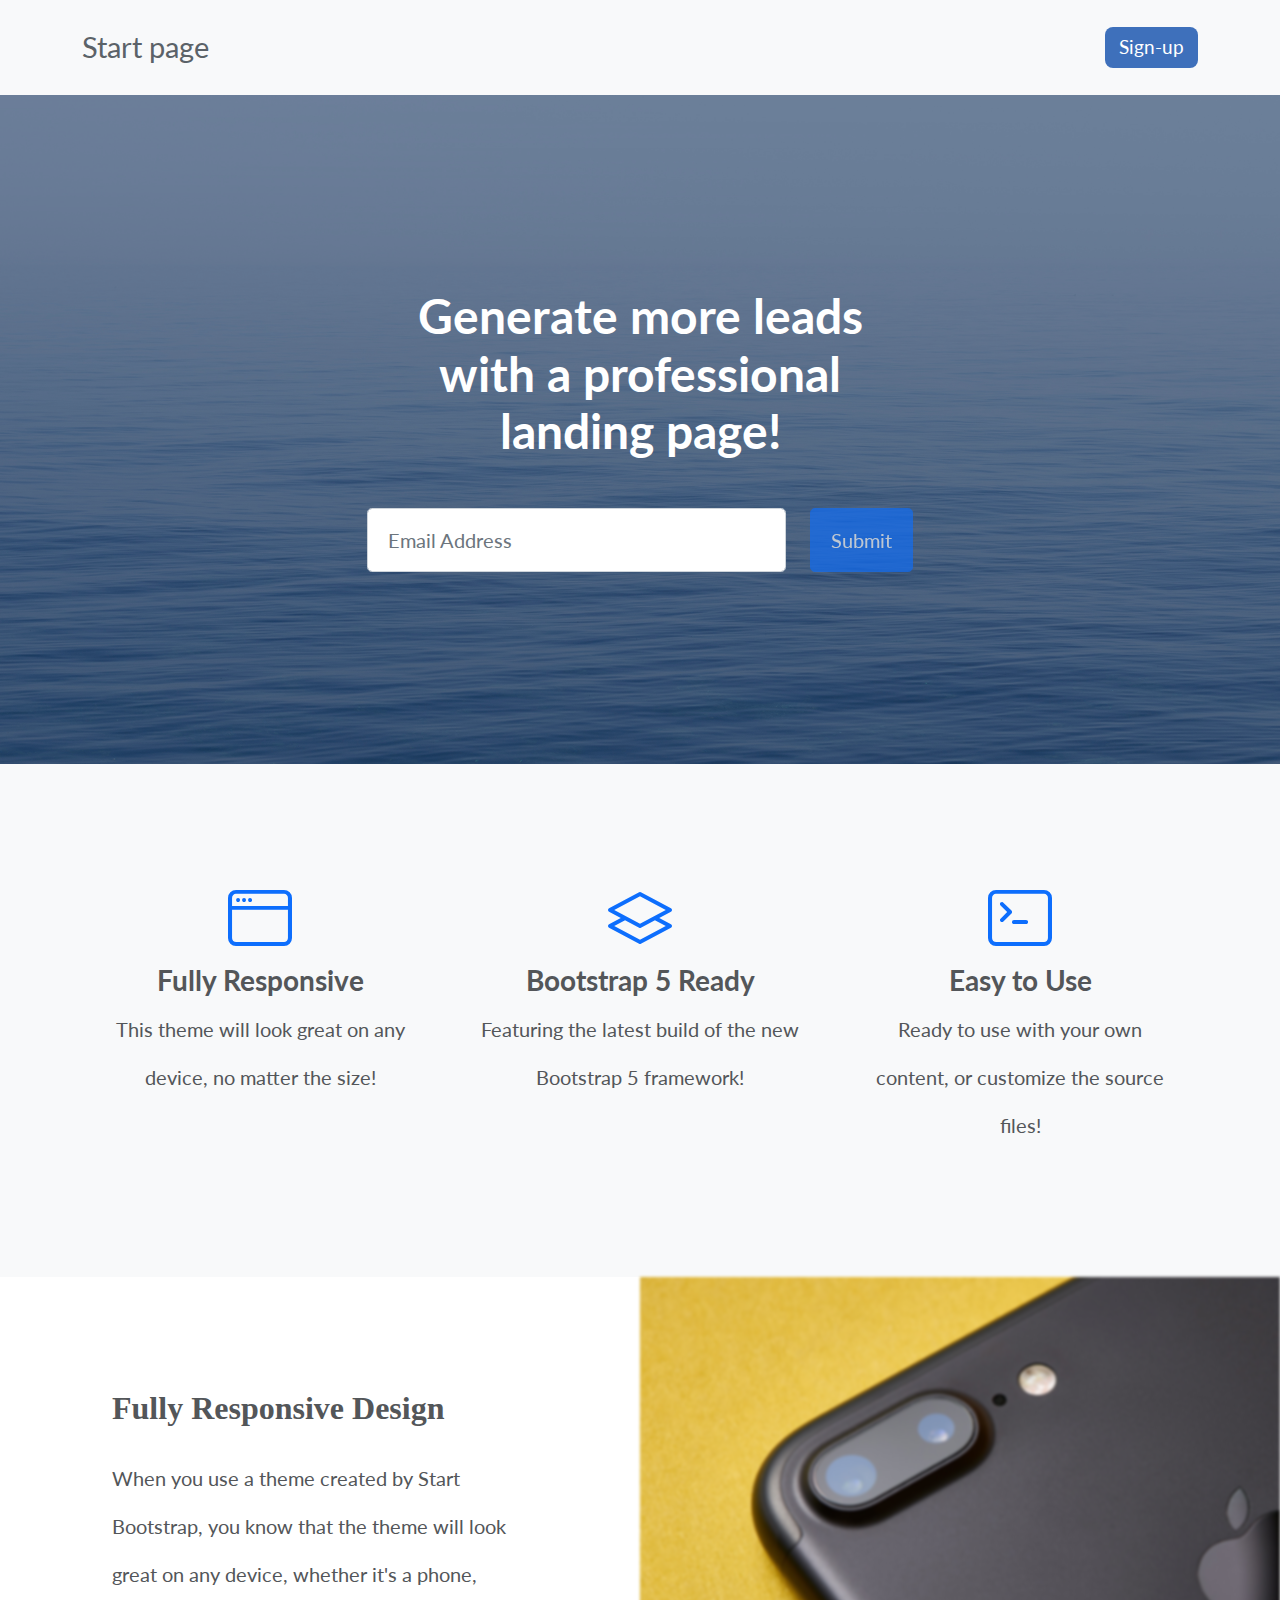
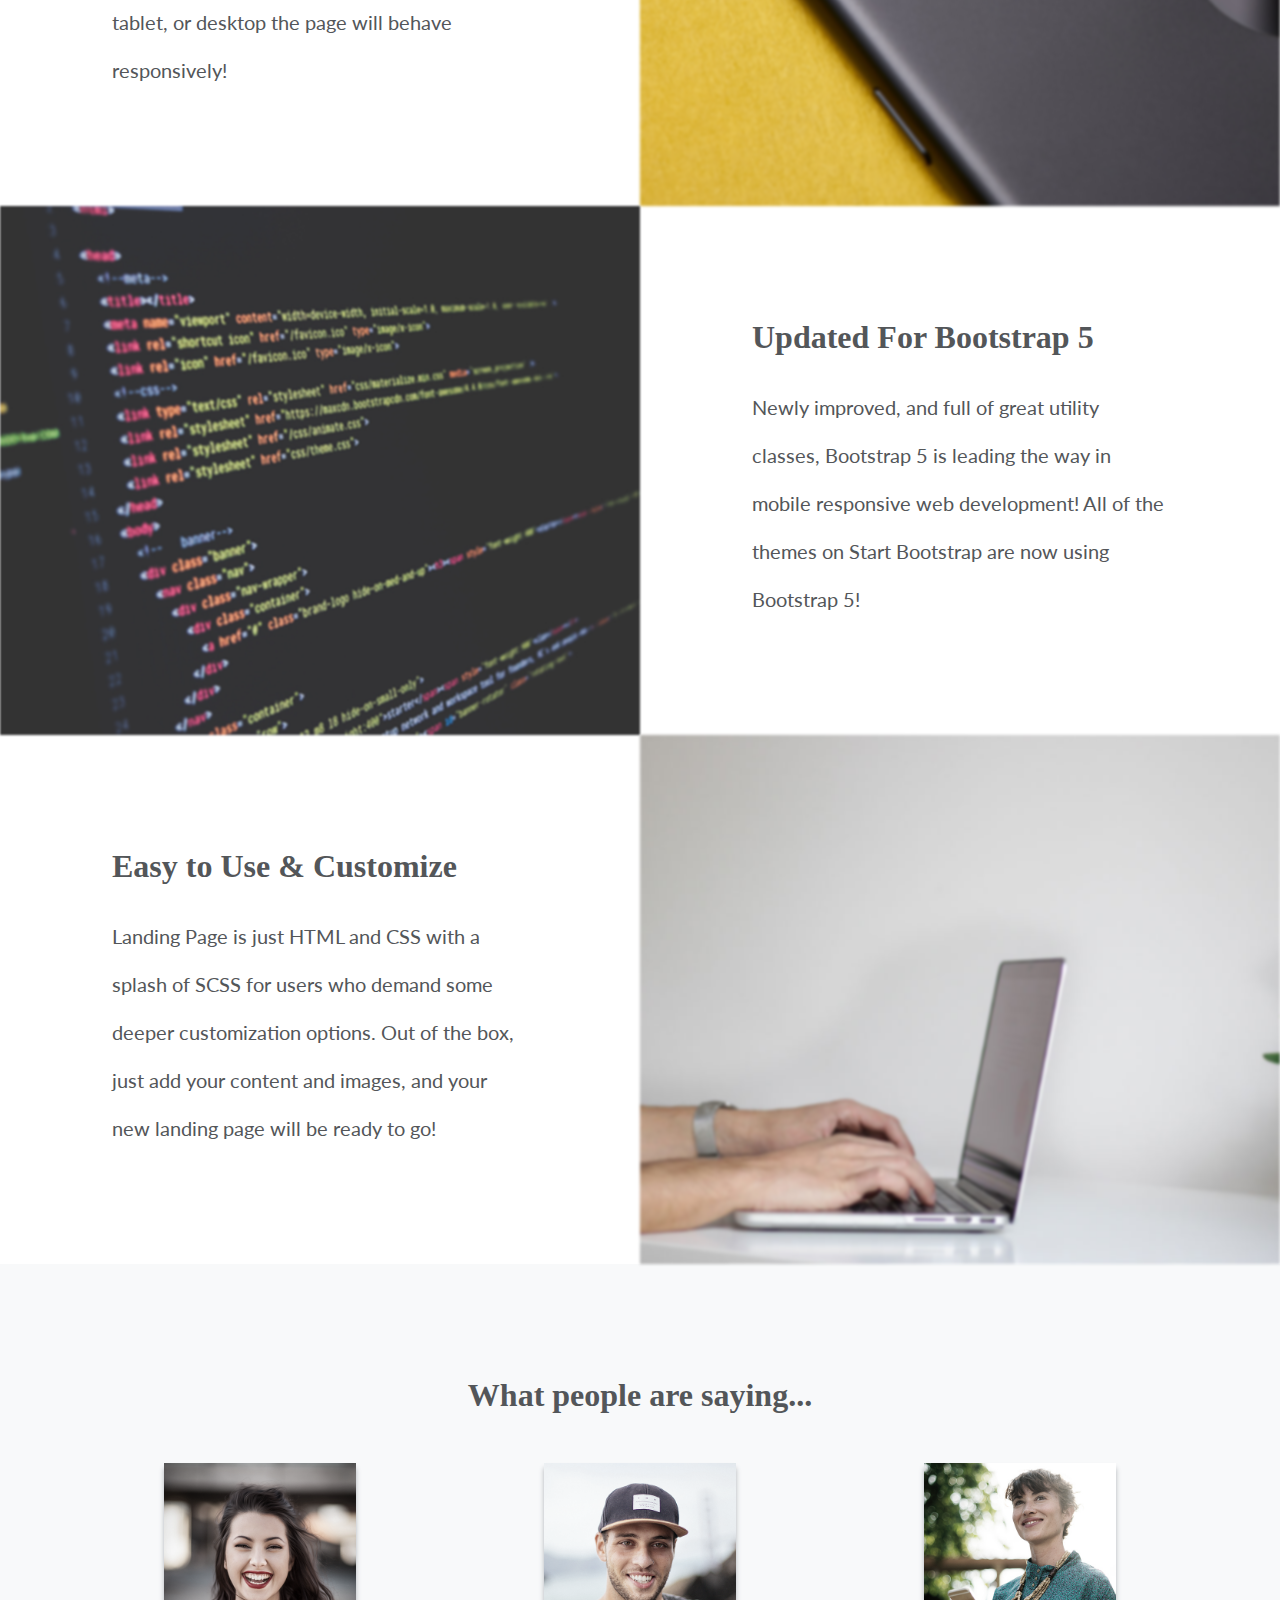
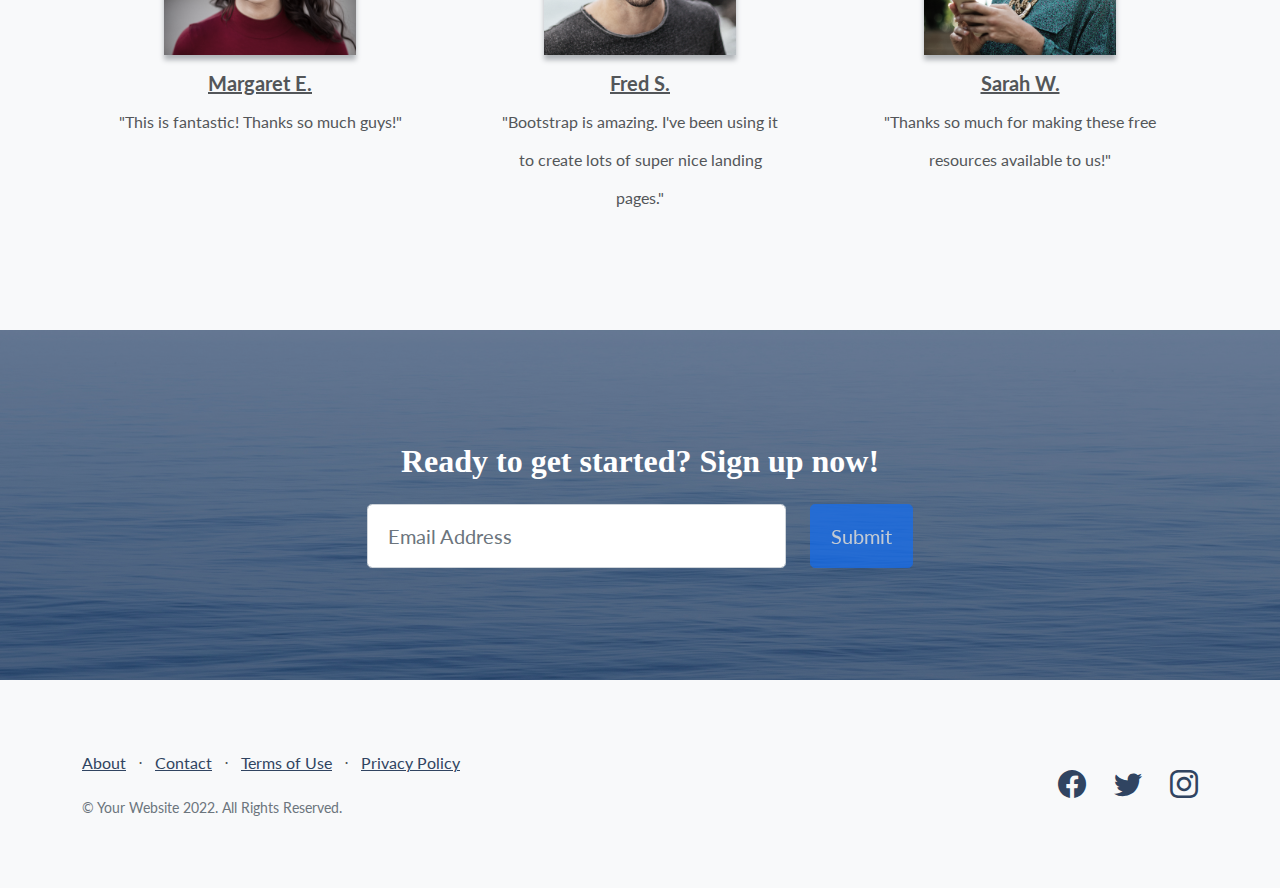
<file: startbootstrap-landing-page-gh-pages/index.html>
<!DOCTYPE html>
<html lang="en">
    <head>
        <meta charset="utf-8" />
        <meta name="viewport" content="width=device-width, initial-scale=1, shrink-to-fit=no" />
        <meta name="description" content="" />
        <meta name="author" content="" />
        <title>Landing Page - Start Bootstrap Theme</title>
        <!-- Favicon-->
        <link rel="icon" type="image/x-icon" href="assets/favicon.ico" />
        <!-- Bootstrap icons-->
        <link href="https://cdn.jsdelivr.net/npm/bootstrap-icons@1.5.0/font/bootstrap-icons.css" rel="stylesheet" type="text/css" />
        <!-- Google fonts-->
        <link href="https://fonts.googleapis.com/css?family=Lato:300,400,700,300italic,400italic,700italic" rel="stylesheet" type="text/css" />
        <!-- Core theme CSS (includes Bootstrap)-->
        <link href="css/styles.css" rel="stylesheet" />
    </head>
    <body>
        <!-- Navigation-->
        <nav class="navbar navbar-light bg-light static-top">
            <div class="container">
                <a class="navbar-brand" href="#!">Start page</a>
                <a class="btn btn-primary" href="#Signup">Sign-up</a>
            </div>
        </nav>
        <!-- Masthead-->
        <header class="masthead">
            <div class="container position-relative">
                <div class="row justify-content-center">
                    <div class="col-xl-6">
                        <div class="text-center text-white">
                            <!-- Page heading-->
                            <h1 class="mb-5">Generate more leads with a professional landing page!</h1>
                            <!-- Signup form-->
                            <!-- * * * * * * * * * * * * * * *-->
                            <!-- * * SB Forms Contact Form * *-->
                            <!-- * * * * * * * * * * * * * * *-->
                            <!-- This form is pre-integrated with SB Forms.-->
                            <!-- To make this form functional, sign up at-->
                            <!-- https://startbootstrap.com/solution/contact-forms-->
                            <!-- to get an API token!-->
                            <form class="form-subscribe" id="contactForm" data-sb-form-api-token="API_TOKEN">
                                <!-- Email address input-->
                                <div class="row">
                                    <div class="col">
                                        <input class="form-control form-control-lg" id="emailAddress" type="email" placeholder="Email Address" data-sb-validations="required,email" />
                                        <div class="invalid-feedback text-white" data-sb-feedback="emailAddress:required">Email Address is required.</div>
                                        <div class="invalid-feedback text-white" data-sb-feedback="emailAddress:email">Email Address Email is not valid.</div>
                                    </div>
                                    <div class="col-auto"><button class="btn btn-primary btn-lg disabled" id="submitButton" type="submit">Submit</button></div>
                                </div>
                                <!-- Submit success message-->
                                <!---->
                                <!-- This is what your users will see when the form-->
                                <!-- has successfully submitted-->
                                <div class="d-none" id="submitSuccessMessage">
                                    <div class="text-center mb-3">
                                        <div class="fw-bolder">Form submission successful!</div>
                                        <p>To activate this form, sign up at</p>
                                        <a class="text-white" href="https://startbootstrap.com/solution/contact-forms">https://startbootstrap.com/solution/contact-forms</a>
                                    </div>
                                </div>
                                <!-- Submit error message-->
                                <!---->
                                <!-- This is what your users will see when there is-->
                                <!-- an error submitting the form-->
                                <div class="d-none" id="submitErrorMessage"><div class="text-center text-danger mb-3">Error sending message!</div></div>
                            </form>
                        </div>
                    </div>
                </div>
            </div>
        </header>
        <!-- Icons Grid-->
        <section class="features-icons bg-light text-center">
            <div class="container">
                <div class="row">
                    <div class="col-lg-4">
                        <div class="features-icons-item mx-auto mb-5 mb-lg-0 mb-lg-3">
                            <div class="features-icons-icon d-flex"><i class="bi-window m-auto text-primary"></i></div>
                            <h3>Fully Responsive</h3>
                            <p class="lead mb-0">This theme will look great on any device, no matter the size!</p>
                        </div>
                    </div>
                    <div class="col-lg-4">
                        <div class="features-icons-item mx-auto mb-5 mb-lg-0 mb-lg-3">
                            <div class="features-icons-icon d-flex"><i class="bi-layers m-auto text-primary"></i></div>
                            <h3>Bootstrap 5 Ready</h3>
                            <p class="lead mb-0">Featuring the latest build of the new Bootstrap 5 framework!</p>
                        </div>
                    </div>
                    <div class="col-lg-4">
                        <div class="features-icons-item mx-auto mb-0 mb-lg-3">
                            <div class="features-icons-icon d-flex"><i class="bi-terminal m-auto text-primary"></i></div>
                            <h3>Easy to Use</h3>
                            <p class="lead mb-0">Ready to use with your own content, or customize the source files!</p>
                        </div>
                    </div>
                </div>
            </div>
        </section>
        <!-- Image Showcases-->
        <section class="showcase">
            <div class="container-fluid p-0">
                <div class="row g-0">
                    <div class="col-lg-6 order-lg-2 text-white showcase-img" style="background-image: url('assets/img/bg-showcase-1.jpg')"></div>
                    <div class="col-lg-6 order-lg-1 my-auto showcase-text">
                        <h2>Fully Responsive Design</h2>
                        <p class="lead mb-0">When you use a theme created by Start Bootstrap, you know that the theme will look great on any device, whether it's a phone, tablet, or desktop the page will behave responsively!</p>
                    </div>
                </div>
                <div class="row g-0">
                    <div class="col-lg-6 text-white showcase-img" style="background-image: url('assets/img/bg-showcase-2.jpg')"></div>
                    <div class="col-lg-6 my-auto showcase-text">
                        <h2>Updated For Bootstrap 5</h2>
                        <p class="lead mb-0">Newly improved, and full of great utility classes, Bootstrap 5 is leading the way in mobile responsive web development! All of the themes on Start Bootstrap are now using Bootstrap 5!</p>
                    </div>
                </div>
                <div class="row g-0">
                    <div class="col-lg-6 order-lg-2 text-white showcase-img" style="background-image: url('assets/img/bg-showcase-3.jpg')"></div>
                    <div class="col-lg-6 order-lg-1 my-auto showcase-text">
                        <h2>Easy to Use & Customize</h2>
                        <p class="lead mb-0">Landing Page is just HTML and CSS with a splash of SCSS for users who demand some deeper customization options. Out of the box, just add your content and images, and your new landing page will be ready to go!</p>
                    </div>
                </div>
            </div>
        </section>
        <!-- Testimonials-->
        <section class="testimonials text-center bg-light">
            <div class="container">
                <h2 class="mb-5">What people are saying...</h2>
                <div class="row">
                    <div class="col-lg-4">
                        <div class="testimonial-item mx-auto mb-5 mb-lg-0">
                            <img class="img-fluid rounded-circle mb-3" src="assets/img/testimonials-1.jpg" alt="..." />
                            <h5>Margaret E.</h5>
                            <p class="font-weight-light mb-0">"This is fantastic! Thanks so much guys!"</p>
                        </div>
                    </div>
                    <div class="col-lg-4">
                        <div class="testimonial-item mx-auto mb-5 mb-lg-0">
                            <img class="img-fluid rounded-circle mb-3" src="assets/img/testimonials-2.jpg" alt="..." />
                            <h5>Fred S.</h5>
                            <p class="font-weight-light mb-0">"Bootstrap is amazing. I've been using it to create lots of super nice landing pages."</p>
                        </div>
                    </div>
                    <div class="col-lg-4">
                        <div class="testimonial-item mx-auto mb-5 mb-lg-0">
                            <img class="img-fluid rounded-circle mb-3" src="assets/img/testimonials-3.jpg" alt="..." />
                            <h5>Sarah W.</h5>
                            <p class="font-weight-light mb-0">"Thanks so much for making these free resources available to us!"</p>
                        </div>
                    </div>
                </div>
            </div>
        </section>
        <!-- Call to Action-->
        <section class="call-to-action text-white text-center" id="Signup">
            <div class="container position-relative">
                <div class="row justify-content-center">
                    <div class="col-xl-6">
                        <h2 class="mb-4">Ready to get started? Sign up now!</h2>
                        <!-- Signup form-->
                        <!-- * * * * * * * * * * * * * * *-->
                        <!-- * * SB Forms Contact Form * *-->
                        <!-- * * * * * * * * * * * * * * *-->
                        <!-- This form is pre-integrated with SB Forms.-->
                        <!-- To make this form functional, sign up at-->
                        <!-- https://startbootstrap.com/solution/contact-forms-->
                        <!-- to get an API token!-->
                        <form class="form-subscribe" id="contactFormFooter" data-sb-form-api-token="API_TOKEN">
                            <!-- Email address input-->
                            <div class="row">
                                <div class="col">
                                    <input class="form-control form-control-lg" id="emailAddressBelow" type="email" placeholder="Email Address" data-sb-validations="required,email" />
                                    <div class="invalid-feedback text-white" data-sb-feedback="emailAddressBelow:required">Email Address is required.</div>
                                    <div class="invalid-feedback text-white" data-sb-feedback="emailAddressBelow:email">Email Address Email is not valid.</div>
                                </div>
                                <div class="col-auto"><button class="btn btn-primary btn-lg disabled" id="submitButton" type="submit">Submit</button></div>
                            </div>
                            <!-- Submit success message-->
                            <!---->
                            <!-- This is what your users will see when the form-->
                            <!-- has successfully submitted-->
                            <div class="d-none" id="submitSuccessMessage">
                                <div class="text-center mb-3">
                                    <div class="fw-bolder">Form submission successful!</div>
                                    <p>To activate this form, sign up at</p>
                                    <a class="text-white" href="https://startbootstrap.com/solution/contact-forms">https://startbootstrap.com/solution/contact-forms</a>
                                </div>
                            </div>
                            <!-- Submit error message-->
                            <!---->
                            <!-- This is what your users will see when there is-->
                            <!-- an error submitting the form-->
                            <div class="d-none" id="submitErrorMessage"><div class="text-center text-danger mb-3">Error sending message!</div></div>
                        </form>
                    </div>
                </div>
            </div>
        </section>
        <!-- Footer-->
        <footer class="footer bg-light">
            <div class="container">
                <div class="row">
                    <div class="col-lg-6 h-100 text-center text-lg-start my-auto">
                        <ul class="list-inline mb-2">
                            <li class="list-inline-item"><a href="#!">About</a></li>
                            <li class="list-inline-item">⋅</li>
                            <li class="list-inline-item"><a href="#!">Contact</a></li>
                            <li class="list-inline-item">⋅</li>
                            <li class="list-inline-item"><a href="#!">Terms of Use</a></li>
                            <li class="list-inline-item">⋅</li>
                            <li class="list-inline-item"><a href="#!">Privacy Policy</a></li>
                        </ul>
                        <p class="text-muted small mb-4 mb-lg-0">&copy; Your Website 2022. All Rights Reserved.</p>
                    </div>
                    <div class="col-lg-6 h-100 text-center text-lg-end my-auto">
                        <ul class="list-inline mb-0">
                            <li class="list-inline-item me-4">
                                <a href="#!"><i class="bi-facebook fs-3"></i></a>
                            </li>
                            <li class="list-inline-item me-4">
                                <a href="#!"><i class="bi-twitter fs-3"></i></a>
                            </li>
                            <li class="list-inline-item">
                                <a href="#!"><i class="bi-instagram fs-3"></i></a>
                            </li>
                        </ul>
                    </div>
                </div>
            </div>
        </footer>
        <!-- Bootstrap core JS-->
        <script src="https://cdn.jsdelivr.net/npm/bootstrap@5.1.3/dist/js/bootstrap.bundle.min.js"></script>
        <!-- Core theme JS-->
        <script src="js/scripts.js"></script>
        <!-- * * * * * * * * * * * * * * * * * * * * * * * * * * * * * * * * * * * * * * * *-->
        <!-- * *                               SB Forms JS                               * *-->
        <!-- * * Activate your form at https://startbootstrap.com/solution/contact-forms * *-->
        <!-- * * * * * * * * * * * * * * * * * * * * * * * * * * * * * * * * * * * * * * * *-->
        <script src="https://cdn.startbootstrap.com/sb-forms-latest.js"></script>
    </body>
</html>
</file>
